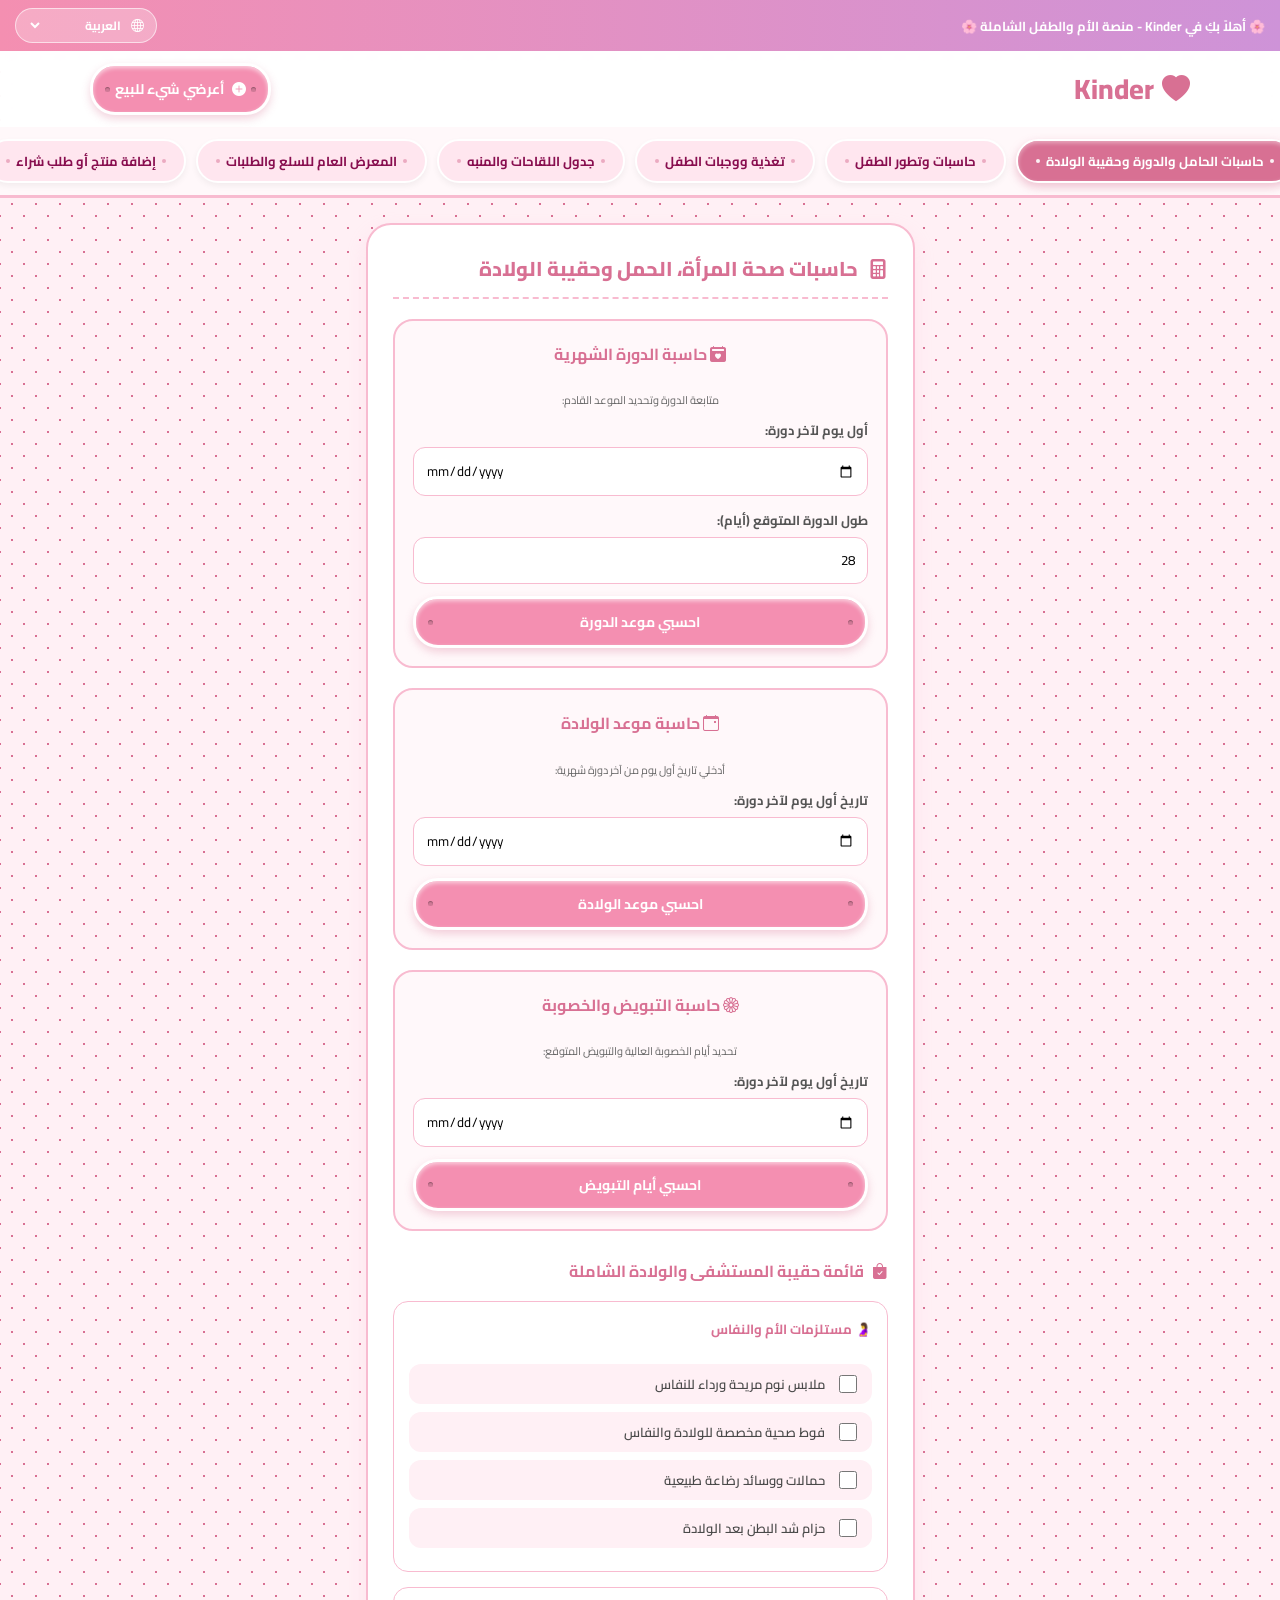
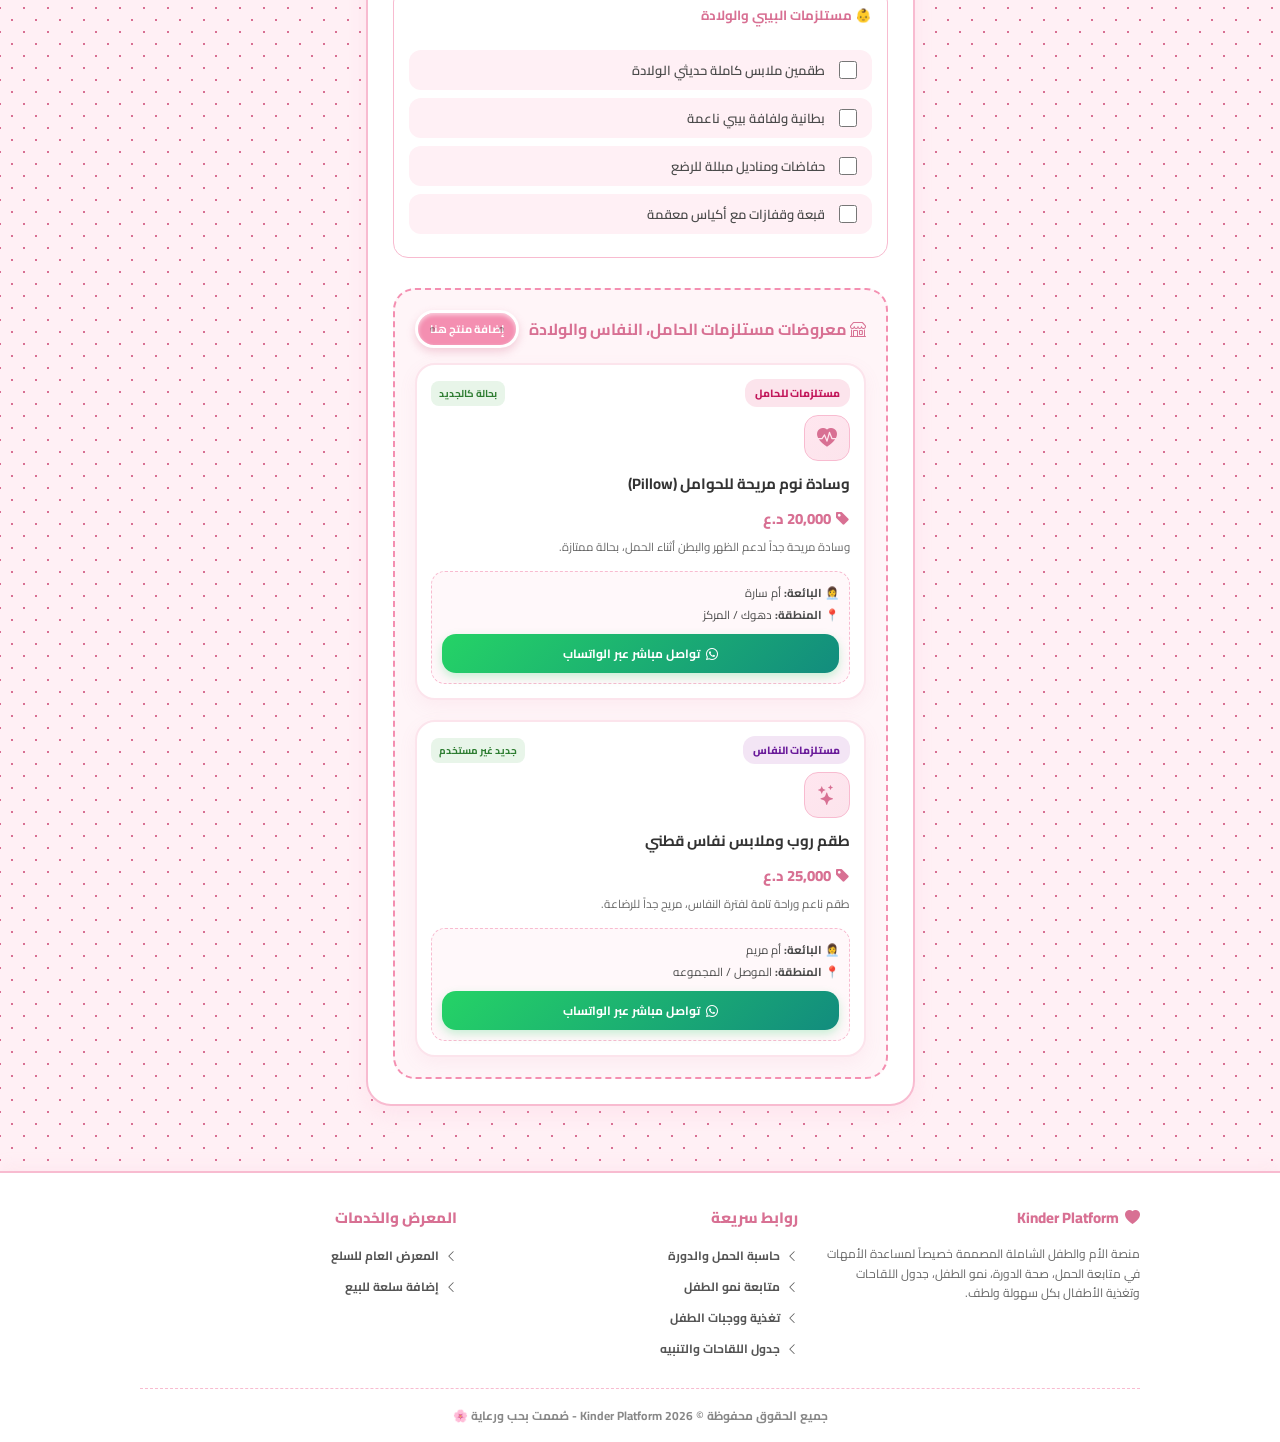
<file: index.html>
<!DOCTYPE html>
<html lang="ar" dir="rtl">
<head>
    <meta charset="UTF-8">
    <meta name="viewport" content="width=device-width, initial-scale=1.0">
    <title>Kinder | منصة الأم والطفل الشاملة</title>
    <link href="https://fonts.googleapis.com/css2?family=Cairo:wght@400;600;700;800&display=swap" rel="stylesheet">
    <link rel="stylesheet" href="https://cdn.jsdelivr.net/npm/bootstrap-icons@1.11.3/font/bootstrap-icons.min.css">
    
    <style>
        :root {
            --primary-pink: #f7aef8;
            --primary-dark: #d87093;
            --btn-pink: #f48fb1;
            --btn-cream: #fce4ec;
            --card-bg: #ffffff;
            --text-main: #4a4a4a;
            --border-color: #f8bbd0;
        }

        body {
            background-color: #fff0f5;
            background-image: radial-gradient(#d87093 0.8px, transparent 0.8px), radial-gradient(#d87093 0.8px, #fff0f5 0.8px);
            background-size: 24px 24px;
            background-position: 0 0, 12px 12px;
            color: var(--text-main);
            font-family: 'Cairo', sans-serif;
            margin: 0; padding: 0;
            display: flex; flex-direction: column; min-height: 100vh;
        }

        .top-banner {
            background: linear-gradient(90deg, #f48fb1, #ce93d8);
            color: white; padding: 8px 15px; font-size: 13px; font-weight: 700;
            display: flex; justify-content: space-between; align-items: center;
            box-shadow: 0 2px 5px rgba(0,0,0,0.05);
        }

        .lang-picker-box {
            display: flex; align-items: center; gap: 6px;
            background: rgba(255, 255, 255, 0.25);
            padding: 4px 12px; border-radius: 20px; border: 1px solid rgba(255, 255, 255, 0.6);
        }

        .lang-select {
            background: transparent; color: white; border: none;
            font-size: 12px; font-family: 'Cairo', sans-serif; font-weight: 700; outline: none; cursor: pointer;
        }
        .lang-select option { color: #333; background: white; }

        header {
            background: rgba(255, 255, 255, 0.95);
            backdrop-filter: blur(6px);
            border-bottom: 2px solid var(--border-color);
            position: sticky; top: 0; z-index: 1000;
        }

        .header-container {
            max-width: 1100px; margin: 0 auto; padding: 12px 20px;
            display: flex; align-items: center; justify-content: space-between; gap: 15px; flex-wrap: wrap;
        }

        .brand-logo { font-size: 28px; font-weight: 800; color: var(--primary-dark); text-decoration: none; display: flex; align-items: center; gap: 8px; }

        .sewing-btn {
            position: relative;
            display: inline-flex; align-items: center; justify-content: center; gap: 8px;
            padding: 10px 22px; border-radius: 25px;
            background: var(--btn-pink); color: white;
            font-weight: 700; font-size: 14px; font-family: 'Cairo', sans-serif;
            border: 3px solid #ffffff;
            box-shadow: inset 0 2px 4px rgba(255,255,255,0.6), 0 4px 8px rgba(216, 112, 147, 0.3);
            cursor: pointer; transition: all 0.2s ease; outline: none; text-decoration: none;
        }

        .sewing-btn::before, .sewing-btn::after {
            content: ''; position: absolute; width: 5px; height: 5px;
            background-color: rgba(0,0,0,0.15); border-radius: 50%;
            box-shadow: inset 0 1px 1px rgba(0,0,0,0.3);
        }
        .sewing-btn::before { left: 12px; }
        .sewing-btn::after { right: 12px; }

        .sewing-btn:hover {
            transform: translateY(-2px) scale(1.02);
            box-shadow: inset 0 2px 4px rgba(255,255,255,0.8), 0 6px 12px rgba(216, 112, 147, 0.4);
        }

        .main-nav {
            display: flex; gap: 10px; justify-content: center; background: #fff8fa; padding: 12px 10px;
            border-bottom: 1px solid var(--border-color); overflow-x: auto;
        }

        .nav-btn {
            position: relative;
            background: #ffe6ef; color: #880e4f;
            border: 2px solid #fff; border-radius: 22px;
            padding: 8px 18px; font-size: 13px; font-weight: 700; font-family: 'Cairo', sans-serif;
            cursor: pointer; white-space: nowrap; transition: 0.2s;
            box-shadow: 0 3px 6px rgba(0,0,0,0.05);
            display: flex; align-items: center; gap: 6px;
        }

        .nav-btn::before, .nav-btn::after {
            content: ''; display: inline-block; width: 4px; height: 4px;
            background-color: #d87093; border-radius: 50%; opacity: 0.5;
        }

        .nav-btn.active, .nav-btn:hover {
            background: var(--primary-dark); color: white;
            box-shadow: inset 0 2px 4px rgba(255,255,255,0.4), 0 4px 10px rgba(216, 112, 147, 0.4);
        }
        .nav-btn.active::before, .nav-btn.active::after { background-color: white; opacity: 0.9; }

        .container { max-width: 980px; margin: 25px auto; padding: 0 15px; flex: 1; }

        .tab-content {
            display: none; background: var(--card-bg); border-radius: 25px; padding: 25px;
            border: 2px solid var(--border-color); box-shadow: 0 8px 20px rgba(248, 187, 208, 0.2);
            animation: fadeIn 0.3s ease-in-out;
        }
        .tab-content.active { display: block; }

        @keyframes fadeIn {
            from { opacity: 0; transform: translateY(6px); }
            to { opacity: 1; transform: translateY(0); }
        }

        .section-title {
            color: var(--primary-dark); font-size: 20px; font-weight: 800; margin-bottom: 20px;
            display: flex; align-items: center; gap: 10px; border-bottom: 2px dashed var(--border-color); padding-bottom: 10px;
        }

        .sub-title {
            color: var(--primary-dark); font-size: 16px; font-weight: 700; margin: 25px 0 15px 0;
            display: flex; align-items: center; gap: 8px;
        }

        .tools-grid { display: grid; grid-template-columns: repeat(auto-fill, minmax(280px, 1fr)); gap: 20px; }

        .tool-card {
            background: #fff8fa; border: 2px solid var(--border-color); border-radius: 20px;
            padding: 18px; text-align: center; transition: 0.2s; display: flex; flex-direction: column; justify-content: space-between;
        }

        .form-group { margin-bottom: 12px; text-align: right; }
        [dir="ltr"] .form-group { text-align: left; }
        
        .form-group label { display: block; font-size: 13px; font-weight: 700; margin-bottom: 5px; color: #555; }
        .form-group input, .form-group select, .form-group textarea {
            width: 100%; padding: 10px 12px; border-radius: 12px; border: 1.5px solid var(--border-color);
            outline: none; box-sizing: border-box; font-family: 'Cairo', sans-serif;
        }

        .result-box {
            background: #e8f5e9; color: #2e7d32; padding: 12px; border-radius: 12px;
            margin-top: 12px; font-weight: 700; font-size: 12px; display: none; line-height: 1.5;
        }

        /* شريط البحث المطور المائل والمميز */
        .search-bar-wrapper {
            position: relative; margin-bottom: 20px;
        }
        .search-bar-input {
            width: 100%; padding: 14px 45px 14px 20px; border-radius: 25px;
            border: 2px solid var(--btn-pink); background: #ffffff; font-size: 14px;
            font-family: 'Cairo', sans-serif; outline: none; box-sizing: border-box;
            box-shadow: 0 4px 12px rgba(248, 187, 208, 0.25);
        }
        .search-bar-icon {
            position: absolute; right: 18px; top: 50%; transform: translateY(-50%);
            font-size: 18px; color: var(--primary-dark);
        }
        [dir="ltr"] .search-bar-icon { right: auto; left: 18px; }
        [dir="ltr"] .search-bar-input { padding: 14px 20px 14px 45px; }

        /* أجهزة التصنيفات المصورة بأسلوب الصورة الأولى */
        .visual-cats-grid {
            display: grid; grid-template-columns: repeat(auto-fill, minmax(130px, 1fr)); gap: 12px; margin-bottom: 25px;
        }
        .v-cat-card {
            background: #ffffff; border: 2px solid var(--border-color); border-radius: 18px;
            padding: 12px 8px; text-align: center; cursor: pointer; transition: 0.2s;
            display: flex; flex-direction: column; align-items: center; gap: 6px;
        }
        .v-cat-card:hover { transform: translateY(-3px); border-color: var(--primary-dark); background: #fff5f8; }
        .v-cat-icon { font-size: 26px; color: var(--primary-dark); }
        .v-cat-title { font-size: 12px; font-weight: 700; color: #333; }

        /* كروت المعروضات الاحترافية بحسب الصورة الثالثة */
        .market-section-box {
            background: #fff5f8; border: 2px dashed var(--btn-pink); border-radius: 22px; padding: 20px; margin-top: 30px;
        }

        .pro-item-card {
            background: #ffffff; border: 2px solid #fce4ec; border-radius: 20px; padding: 14px;
            box-shadow: 0 6px 18px rgba(216, 112, 147, 0.08); transition: all 0.25s ease-in-out;
            display: flex; flex-direction: column; justify-content: space-between; position: relative; overflow: hidden;
        }

        .pro-item-card:hover {
            transform: translateY(-4px); box-shadow: 0 10px 24px rgba(216, 112, 147, 0.18); border-color: var(--btn-pink);
        }

        .card-header-tags { display: flex; justify-content: space-between; align-items: center; margin-bottom: 8px; }

        .badge-tag { padding: 4px 10px; border-radius: 12px; font-size: 10.5px; font-weight: 800; }
        .tag-preg { background: #fce4ec; color: #c2185b; }
        .tag-postpartum { background: #f3e5f5; color: #6a1b9a; }
        .tag-birth { background: #e0f2f1; color: #00695c; }
        .tag-stroller { background: #e3f2fd; color: #1565c0; }
        .tag-wanted { background: #fff3e0; color: #e65100; border: 1px solid #ffe0b2; }

        .item-icon-avatar {
            width: 44px; height: 44px; border-radius: 14px; background: linear-gradient(135deg, #ffe6ef, #fce4ec);
            display: flex; align-items: center; justify-content: center; font-size: 20px; color: var(--primary-dark);
            margin-bottom: 8px; border: 1px solid var(--border-color);
        }

        .item-price-tag { font-size: 15px; font-weight: 800; color: var(--primary-dark); margin: 4px 0; display: flex; align-items: center; gap: 4px; }

        .seller-info-box { background: #fff8fa; border: 1.5px dashed var(--border-color); border-radius: 14px; padding: 10px; margin-top: 10px; font-size: 11.5px; }

        .whatsapp-btn {
            display: inline-flex; align-items: center; justify-content: center; gap: 6px;
            background: linear-gradient(135deg, #25d366, #128c7e); color: white; border: none;
            padding: 8px 14px; border-radius: 14px; font-weight: 700; font-size: 12px; text-decoration: none;
            margin-top: 8px; width: 100%; box-sizing: border-box; box-shadow: 0 4px 10px rgba(37, 211, 102, 0.25);
        }

        .checklist-item { display: flex; align-items: center; gap: 10px; padding: 8px 12px; background: #fff0f5; border-radius: 12px; margin-bottom: 8px; font-size: 13px; font-weight: 600; }
        .checklist-item input { width: 18px; height: 18px; accent-color: var(--primary-dark); cursor: pointer; }

        .vaccine-table { width:100%; border-collapse:collapse; font-size:13px; }
        .vaccine-table th, .vaccine-table td { padding: 10px 12px; border-bottom: 1px solid var(--border-color); }
        .vaccine-table th { background: #f8bbd0; color: white; }

        footer { background: #ffffff; border-top: 2px solid var(--border-color); margin-top: 40px; padding: 30px 20px 15px 20px; box-shadow: 0 -4px 15px rgba(248, 187, 208, 0.15); }
        .footer-content { max-width: 1000px; margin: 0 auto; display: grid; grid-template-columns: repeat(auto-fit, minmax(220px, 1fr)); gap: 25px; padding-bottom: 20px; border-bottom: 1px dashed var(--border-color); }
        .footer-col h5 { color: var(--primary-dark); font-size: 15px; font-weight: 800; margin-top: 0; margin-bottom: 12px; display: flex; align-items: center; gap: 6px; }
        .footer-col p { font-size: 12px; color: #666; line-height: 1.6; margin: 0; }
        .footer-links { list-style: none; padding: 0; margin: 0; }
        .footer-links li { margin-bottom: 8px; }
        .footer-links a { color: #555; text-decoration: none; font-size: 12px; font-weight: 700; transition: 0.2s; display: flex; align-items: center; gap: 6px; }
        .footer-links a:hover { color: var(--primary-dark); transform: translateX(-3px); }
        .footer-bottom { text-align: center; padding-top: 15px; font-size: 12px; color: #888; font-weight: 700; }
    </style>
</head>
<body>

    <div class="top-banner">
        <span id="txt-welcome">🌸 أهلاً بكِ في Kinder - منصة الأم والطفل الشاملة 🌸</span>
        <div class="lang-picker-box">
            <i class="bi bi-globe"></i>
            <select class="lang-select" id="langSelect" onchange="changeLanguage(this.value)">
                <option value="ar">العربية</option>
                <option value="ku">Kurdî (الكردية)</option>
                <option value="en">English</option>
            </select>
        </div>
    </div>

    <header>
        <div class="header-container">
            <a href="#" class="brand-logo" onclick="openTab('calculatorsTab')"><i class="bi bi-heart-fill"></i> Kinder</a>
            
            <div style="display:flex; gap:8px;">
                <button class="sewing-btn" onclick="openTab('sellFormTab')">
                    <i class="bi bi-plus-circle-fill"></i> <span id="txt-sellBtnTop">أعرضي شيء للبيع</span>
                </button>
            </div>
        </div>

        <nav class="main-nav">
            <button class="nav-btn active" id="btn-calculatorsTab" onclick="openTab('calculatorsTab')"><span id="nav-1">حاسبات الحامل والدورة وحقيبة الولادة</span></button>
            <button class="nav-btn" id="btn-babyToolsTab" onclick="openTab('babyToolsTab')"><span id="nav-2">حاسبات وتطور الطفل</span></button>
            <button class="nav-btn" id="btn-babyFoodTab" onclick="openTab('babyFoodTab')"><span id="nav-food">تغذية ووجبات الطفل</span></button>
            <button class="nav-btn" id="btn-vaccinesTab" onclick="openTab('vaccinesTab')"><span id="nav-3">جدول اللقاحات والمنبه</span></button>
            <button class="nav-btn" id="btn-usedMarketTab" onclick="openTab('usedMarketTab')"><span id="nav-4">المعرض العام للسلع والطلبات</span></button>
            <button class="nav-btn" id="btn-sellFormTab" onclick="openTab('sellFormTab')"><span id="nav-5">إضافة منتج أو طلب شراء</span></button>
        </nav>
    </header>

    <div class="container">

        <!-- 1. قسم صحة الحامل والدورة وحقيبة الولادة -->
        <section id="calculatorsTab" class="tab-content active">
            <div class="section-title"><i class="bi bi-calculator-fill"></i> <span id="title-preg">حاسبات صحة المرأة، الحمل وحقيبة الولادة</span></div>
            
            <div class="tools-grid">
                <div class="tool-card">
                    <div>
                        <h4 style="color:var(--primary-dark); margin-top:0;"><i class="bi bi-calendar2-heart-fill"></i> <span id="c0-title">حاسبة الدورة الشهرية</span></h4>
                        <p style="font-size:11px; color:#666; margin:8px 0;" id="c0-sub">متابعة الدورة وتحديد الموعد القادم:</p>
                        <div class="form-group">
                            <label id="lbl-c0-date">أول يوم لآخر دورة:</label>
                            <input type="date" id="periodStartDate">
                        </div>
                        <div class="form-group">
                            <label id="lbl-c0-days">طول الدورة المتوقع (أيام):</label>
                            <input type="number" id="periodCycleDays" value="28" placeholder="28">
                        </div>
                    </div>
                    <div>
                        <button class="sewing-btn" style="width:100%; justify-content:center;" onclick="calcPeriod()"><span id="c0-btn">احسبي موعد الدورة</span></button>
                        <div class="result-box" id="periodResult"></div>
                    </div>
                </div>

                <div class="tool-card">
                    <div>
                        <h4 style="color:var(--primary-dark); margin-top:0;"><i class="bi bi-calendar-event"></i> <span id="c1-title">حاسبة موعد الولادة</span></h4>
                        <p style="font-size:11px; color:#666; margin:8px 0;" id="c1-sub">أدخلي تاريخ أول يوم من آخر دورة شهرية:</p>
                        <div class="form-group">
                            <label id="lbl-c1-date">تاريخ أول يوم لآخر دورة:</label>
                            <input type="date" id="lastPeriodDate">
                        </div>
                    </div>
                    <div>
                        <button class="sewing-btn" style="width:100%; justify-content:center;" onclick="calcPregnancy()"><span id="c1-btn">احسبي موعد الولادة</span></button>
                        <div class="result-box" id="pregResult"></div>
                    </div>
                </div>

                <div class="tool-card">
                    <div>
                        <h4 style="color:var(--primary-dark); margin-top:0;"><i class="bi bi-flower1"></i> <span id="c2-title">حاسبة التبويض والخصوبة</span></h4>
                        <p style="font-size:11px; color:#666; margin:8px 0;" id="c2-sub">تحديد أيام الخصوبة العالية والتبويض المتوقع:</p>
                        <div class="form-group">
                            <label id="lbl-c2-date">تاريخ أول يوم لآخر دورة:</label>
                            <input type="date" id="ovulationDate">
                        </div>
                    </div>
                    <div>
                        <button class="sewing-btn" style="width:100%; justify-content:center;" onclick="calcOvulation()"><span id="c2-btn">احسبي أيام التبويض</span></button>
                        <div class="result-box" id="ovulationResult"></div>
                    </div>
                </div>
            </div>

            <div class="sub-title"><i class="bi bi-bag-check-fill"></i> <span id="bag-title">قائمة حقيبة المستشفى والولادة الشاملة</span></div>
            <div style="display:grid; grid-template-columns: repeat(auto-fill, minmax(280px, 1fr)); gap:15px;">
                <div style="background:#fff; padding:15px; border-radius:15px; border:1px solid var(--border-color);">
                    <h5 style="color:var(--primary-dark); margin-top:0;">🤰 <span id="bag-mother">مستلزمات الأم والنفاس</span></h5>
                    <div class="checklist-item"><input type="checkbox"> <span id="bm1">ملابس نوم مريحة ورداء للنفاس</span></div>
                    <div class="checklist-item"><input type="checkbox"> <span id="bm2">فوط صحية مخصصة للولادة والنفاس</span></div>
                    <div class="checklist-item"><input type="checkbox"> <span id="bm3">حمالات ووسائد رضاعة طبيعية</span></div>
                    <div class="checklist-item"><input type="checkbox"> <span id="bm4">حزام شد البطن بعد الولادة</span></div>
                </div>
                <div style="background:#fff; padding:15px; border-radius:15px; border:1px solid var(--border-color);">
                    <h5 style="color:var(--primary-dark); margin-top:0;">👶 <span id="bag-baby">مستلزمات البيبي والولادة</span></h5>
                    <div class="checklist-item"><input type="checkbox"> <span id="bb1">طقمين ملابس كاملة حديثي الولادة</span></div>
                    <div class="checklist-item"><input type="checkbox"> <span id="bb2">بطانية ولفافة بيبي ناعمة</span></div>
                    <div class="checklist-item"><input type="checkbox"> <span id="bb3">حفاضات ومناديل مبللة للرضع</span></div>
                    <div class="checklist-item"><input type="checkbox"> <span id="bb4">قبعة وقفازات مع أكياس معقمة</span></div>
                </div>
            </div>

            <div class="market-section-box">
                <div style="display:flex; justify-content:space-between; align-items:center; margin-bottom:15px; flex-wrap:wrap; gap:10px;">
                    <h4 style="margin:0; color:var(--primary-dark);"><i class="bi bi-shop"></i> <span id="m-preg-title">معروضات مستلزمات الحامل، النفاس والولادة</span></h4>
                    <button class="sewing-btn" style="font-size:11px; padding:6px 12px;" onclick="openTab('sellFormTab')"><span id="m-add-btn">إضافة منتج هنا</span></button>
                </div>
                
                <div class="tools-grid" id="pregnancyItemsList">
                    <div class="pro-item-card" data-cat="pregnancy">
                        <div>
                            <div class="card-header-tags">
                                <span class="badge-tag tag-preg">مستلزمات للحامل</span>
                                <span style="background:#e8f5e9; color:#2e7d32; padding:3px 8px; border-radius:8px; font-size:10px; font-weight:700;">بحالة كالجديد</span>
                            </div>
                            <div class="item-icon-avatar"><i class="bi bi-heart-pulse-fill"></i></div>
                            <h4 style="margin:4px 0 6px 0; font-size:15px; color:#333;">وسادة نوم مريحة للحوامل (Pillow)</h4>
                            <div class="item-price-tag"><i class="bi bi-tag-fill"></i> 20,000 د.ع</div>
                            <p style="font-size:11.5px; color:#666; margin:6px 0; line-height:1.4;">وسادة مريحة جداً لدعم الظهر والبطن أثناء الحمل، بحالة ممتازة.</p>
                        </div>
                        <div class="seller-info-box">
                            <div><strong>👩‍💼 البائعة:</strong> أم سارة</div>
                            <div><strong>📍 المنطقة:</strong> دهوك / المركز</div>
                            <a href="https://wa.me/9647500000000" target="_blank" class="whatsapp-btn"><i class="bi bi-whatsapp"></i> تواصل مباشر عبر الواتساب</a>
                        </div>
                    </div>

                    <div class="pro-item-card" data-cat="postpartum">
                        <div>
                            <div class="card-header-tags">
                                <span class="badge-tag tag-postpartum">مستلزمات النفاس</span>
                                <span style="background:#e8f5e9; color:#2e7d32; padding:3px 8px; border-radius:8px; font-size:10px; font-weight:700;">جديد غير مستخدم</span>
                            </div>
                            <div class="item-icon-avatar"><i class="bi bi-stars"></i></div>
                            <h4 style="margin:4px 0 6px 0; font-size:15px; color:#333;">طقم روب وملابس نفاس قطني</h4>
                            <div class="item-price-tag"><i class="bi bi-tag-fill"></i> 25,000 د.ع</div>
                            <p style="font-size:11.5px; color:#666; margin:6px 0; line-height:1.4;">طقم ناعم وراحة تامة لفترة النفاس، مريح جداً للرضاعة.</p>
                        </div>
                        <div class="seller-info-box">
                            <div><strong>👩‍💼 البائعة:</strong> أم مريم</div>
                            <div><strong>📍 المنطقة:</strong> الموصل / المجموعه</div>
                            <a href="https://wa.me/9647700000000" target="_blank" class="whatsapp-btn"><i class="bi bi-whatsapp"></i> تواصل مباشر عبر الواتساب</a>
                        </div>
                    </div>
                </div>
            </div>
        </section>

        <!-- 2. قسم حاسبات وتطور الطفل -->
        <section id="babyToolsTab" class="tab-content">
            <div class="section-title"><i class="bi bi-emoji-smile-fill"></i> <span id="title-baby">حاسبات عمر الطفل وتتبع النمو الطبيعي</span></div>
            
            <div class="tools-grid">
                <div class="tool-card">
                    <div>
                        <h4 style="color:var(--primary-dark); margin-top:0;"><i class="bi bi-balloon-fill"></i> <span id="bc1-title">حاسبة عمر الطفل الدقيقة</span></h4>
                        <div class="form-group">
                            <label id="bc1-sub">تاريخ ميلاد الطفل:</label>
                            <input type="date" id="babyBirthDate">
                        </div>
                    </div>
                    <div>
                        <button class="sewing-btn" style="width:100%; justify-content:center;" onclick="calcBabyAge()"><span id="bc1-btn">احسبي عمر طفلكِ</span></button>
                        <div class="result-box" id="babyAgeResult"></div>
                    </div>
                </div>

                <div class="tool-card">
                    <div>
                        <h4 style="color:var(--primary-dark); margin-top:0;"><i class="bi bi-speedometer"></i> <span id="growth-title">حاسبة الوزن والطول الطبيعي</span></h4>
                        <div class="form-group">
                            <label id="lbl-growth-age">عمر الطفل (بالأشهر):</label>
                            <input type="number" id="babyAgeMonths" placeholder="مثال: 6">
                        </div>
                        <div class="form-group">
                            <label id="lbl-growth-weight">الوزن الحالي (كغم):</label>
                            <input type="number" step="0.1" id="babyWeight" placeholder="مثال: 7.5">
                        </div>
                    </div>
                    <div>
                        <button class="sewing-btn" style="width:100%; justify-content:center;" onclick="calcGrowth()"><span id="btn-growth-calc">فحص معدل النمو</span></button>
                        <div class="result-box" id="growthResult"></div>
                    </div>
                </div>

                <div class="tool-card">
                    <div>
                        <h4 style="color:var(--primary-dark); margin-top:0;"><i class="bi bi-graph-up-arrow"></i> <span id="bc2-title">متابعة تطورات الطفل</span></h4>
                        <div class="form-group">
                            <label id="bc2-sub">اختر عمر الطفل الحالي:</label>
                            <select id="babyStageSelect" onchange="showBabyStage()">
                                <option value="">-- اختر العمر --</option>
                                <option value="1">من شهر إلى 3 أشهر</option>
                                <option value="2">من 4 إلى 6 أشهر</option>
                                <option value="3">من 7 إلى 9 أشهر</option>
                                <option value="4">من 10 إلى 12 شهر</option>
                            </select>
                        </div>
                    </div>
                    <div>
                        <div class="result-box" id="babyStageResult"></div>
                    </div>
                </div>
            </div>

            <div class="market-section-box">
                <div style="display:flex; justify-content:space-between; align-items:center; margin-bottom:15px;">
                    <h4 style="margin:0; color:var(--primary-dark);"><i class="bi bi-shop"></i> <span id="m-baby-title">مستلزمات وألعاب الأطفال المعروضة للبيع</span></h4>
                    <button class="sewing-btn" style="font-size:11px; padding:6px 12px;" onclick="openTab('sellFormTab')">إضافة منتج هنا</button>
                </div>
                <div class="tools-grid" id="babyItemsList">
                    <div class="pro-item-card" data-cat="strollers">
                        <div>
                            <div class="card-header-tags">
                                <span class="badge-tag tag-stroller">عربات ومقاعد</span>
                                <span style="background:#e8f5e9; color:#2e7d32; padding:3px 8px; border-radius:8px; font-size:10px; font-weight:700;">بحالة كالجديد</span>
                            </div>
                            <div class="item-icon-avatar"><i class="bi bi-scooter"></i></div>
                            <h4 style="margin:4px 0 6px 0; font-size:15px; color:#333;">عربة أطفال خفيفة قابلة للطي للسفر</h4>
                            <div class="item-price-tag"><i class="bi bi-tag-fill"></i> 45,000 د.ع</div>
                            <p style="font-size:11.5px; color:#666; margin:6px 0; line-height:1.4;">ماركة ممتازة خفيفة الوزن ومناسبة للرحلات والسفر.</p>
                        </div>
                        <div class="seller-info-box">
                            <div><strong>👩‍💼 البائعة:</strong> أم إيلين</div>
                            <div><strong>📍 المنطقة:</strong> الموصل / الزهور</div>
                            <a href="https://wa.me/9647700000000" target="_blank" class="whatsapp-btn"><i class="bi bi-whatsapp"></i> تواصل مباشر عبر الواتساب</a>
                        </div>
                    </div>
                </div>
            </div>
        </section>

        <!-- 3. قسم تغذية ووجبات الطفل -->
        <section id="babyFoodTab" class="tab-content">
            <div class="section-title"><i class="bi bi-apple"></i> <span id="food-title">جدول ودليل تغذية الطفل والوجبات الصلبة</span></div>
            
            <div style="overflow-x:auto;">
                <table class="vaccine-table">
                    <thead>
                        <tr>
                            <th id="ft-1">المرحلة العمرية</th>
                            <th id="ft-2">الأطعمة المسموحة والتوصيات</th>
                            <th id="ft-3">قوام الوجبة</th>
                            <th id="ft-4">ممنوعات مهمة ⚠️</th>
                        </tr>
                    </thead>
                    <tbody>
                        <tr>
                            <td><strong>من 0 إلى 6 أشهر</strong></td>
                            <td id="fd1">الرضاعة الطبيعية المطلقة أو الحليب الاصطناعي المخصص.</td>
                            <td>سائل تماماً</td>
                            <td id="fd2">يمنع إدخال أي طعام صلب أو ماء قبل تمام الشهر السادس.</td>
                        </tr>
                        <tr>
                            <td><strong>من 6 إلى 8 أشهر</strong></td>
                            <td id="fd3">خضار مهروسة (كوسة، جزر، بطاطا حلوة)، فواكه (تفاح، موز)، وسيريال الأرز.</td>
                            <td>مهروس ناعم جداً بدون تكتلات</td>
                            <td id="fd4">العسل، الملح، السكر، والحليب البقري التازج.</td>
                        </tr>
                        <tr>
                            <td><strong>من 9 إلى 11 شهر</strong></td>
                            <td id="fd5">صفار البيض، صفار الدجاج، دجاج مهروس، صفار الحبوب، والزبادي الكامل الدسم.</td>
                            <td>مهروس سميك / قطع صغيرة جداً لينة</td>
                            <td id="fd6">المكسرات الكاملة، العنب الكامل، والأطعمة القاسية لتجنب الاختناق.</td>
                        </tr>
                        <tr>
                            <td><strong>عمر سنة (12 شهر+)</strong></td>
                            <td id="fd7">طعام العائلة العادي (مع تخفيف الملح والتوابل)، بيض كامل، وحليب بقري كامل الدسم.</td>
                            <td>قطع طعام العائلة المقطعة طرياً</td>
                            <td id="fd8">الأطعمة المصنعة والسكريات المضافة والمشروبات الغازية.</td>
                        </tr>
                    </tbody>
                </table>
            </div>
        </section>

        <!-- 4. قسم جدول اللقاحات والمنبه -->
        <section id="vaccinesTab" class="tab-content">
            <div class="section-title"><i class="bi bi-shield-plus"></i> <span id="vac-title">جدول اللقاحات الكامل وأداة التنبيه</span></div>

            <div class="tool-card" style="margin-bottom: 25px; background: #fff5f8;">
                <h4 style="color:var(--primary-dark); margin-top:0;"><i class="bi bi-bell-fill"></i> <span id="vac-alarm-title">منبه مواعيد لقاحات طفلكِ</span></h4>
                <div style="display:grid; grid-template-columns: repeat(auto-fit, minmax(200px, 1fr)); gap:12px;">
                    <div class="form-group">
                        <label id="vac-date-lbl">تاريخ ميلاد الطفل:</label>
                        <input type="date" id="vacBabyBirth">
                    </div>
                    <div class="form-group">
                        <label id="vac-select-lbl">حدد الجرعة القادمة:</label>
                        <select id="vacStageSelect">
                            <option value="0">عند الولادة (حديث الولادة)</option>
                            <option value="2">لقاح عمر شهرين</option>
                            <option value="4">لقاح عمر 4 أشهر</option>
                            <option value="6">لقاح عمر 6 أشهر</option>
                            <option value="9">لقاح عمر 9 أشهر</option>
                            <option value="12">لقاح عمر سنة (12 شهر)</option>
                            <option value="18">لقاح عمر سنة ونصف (18 شهر)</option>
                            <option value="48">لقاح التنشيطي (4-6 سنوات)</option>
                        </select>
                    </div>
                </div>
                <button class="sewing-btn" style="width:100%; justify-content:center; margin-top:10px;" onclick="calculateVaccineDate()"><span id="vac-calc-btn">حساب موعد اللقاح القادم</span></button>
                <div class="result-box" id="vacResult"></div>
            </div>

            <h4 style="color:var(--primary-dark);"><i class="bi bi-list-check"></i> <span id="vac-table-head">الجدول الوطني المعتمد للقاحات الأطفال</span></h4>
            <div style="overflow-x:auto;">
                <table class="vaccine-table">
                    <thead>
                        <tr>
                            <th id="vt-1">العمر المستهدف</th>
                            <th id="vt-2">اسم اللقاح / التطعيم</th>
                            <th id="vt-3">طريقة الإعطاء</th>
                            <th id="vt-4">الأمراض المحمية منها</th>
                        </tr>
                    </thead>
                    <tbody>
                        <tr>
                            <td><strong>عند الولادة</strong></td>
                            <td>السل (BCG) + التهاب الكبد B + شلل الأطفال الفموي</td>
                            <td>حقن بالجلد / قطرات فموية</td>
                            <td>السل الرئوي، التهاب الكبد B، وشلل الأطفال</td>
                        </tr>
                        <tr>
                            <td><strong>عمر شهرين</strong></td>
                            <td>الخماسي (الجرعة 1) + شلل الأطفال + الروتا (الجرعة 1) + المكورات الرئوية</td>
                            <td>حقن بالعضل + قطرات فموية</td>
                            <td>الدفتيريا، الكزاز، السعال الديكي، الكبد B، الإنشولونزا، الروتا، والإسهال</td>
                        </tr>
                        <tr>
                            <td><strong>عمر 4 أشهر</strong></td>
                            <td>الخماسي (الجرعة 2) + شلل الأطفال + الروتا (الجرعة 2) + المكورات الرئوية</td>
                            <td>حقن بالعضل + قطرات فموية</td>
                            <td>تعزيز الجرعة الأولى للوقاية الشاملة</td>
                        </tr>
                        <tr>
                            <td><strong>عمر 6 أشهر</strong></td>
                            <td>الخماسي (الجرعة 3) + شلل الأطفال (الجرعة 3)</td>
                            <td>حقن بالعضل + قطرات فموية</td>
                            <td>إكمال السلسلة الأساسية للجرعات الأولى</td>
                        </tr>
                        <tr>
                            <td><strong>عمر 9 أشهر</strong></td>
                            <td>لقاح الحصبة المفردة + فيتامين (أ)</td>
                            <td>حقن تحت الجلد / قطرات</td>
                            <td>الحصبة وتقوية المناعة والنظر</td>
                        </tr>
                        <tr>
                            <td><strong>عمر 12 شهر (سنة)</strong></td>
                            <td>لقاح الحصبة المختلطة (MMR) + المكورات الرئوية</td>
                            <td>حقن تحت الجلد</td>
                            <td>الحصبة، النكاف، والحصبة الألمانية</td>
                        </tr>
                        <tr>
                            <td><strong>عمر 18 شهر (سنة ونصف)</strong></td>
                            <td>الجرعة المنشطة الأولى (ثلاثي لا خلوي + شلل أطفال) + MMR 2</td>
                            <td>حقن بالعضل وتحت الجلد</td>
                            <td>تنشيط المناعة طويلة الأمد</td>
                        </tr>
                        <tr>
                            <td><strong>عمر 4 - 6 سنوات</strong></td>
                            <td>الجرعة المنشطة الثانية (الرباعي / الثلاثي) + شلل الأطفال</td>
                            <td>حقن بالعضل</td>
                            <td>الحماية قبل دخول المدرسة</td>
                        </tr>
                    </tbody>
                </table>
            </div>
        </section>

        <!-- 5. المعرض العام المطور مع شريط البحث والطلبات والمشاهد المصورة -->
        <section id="usedMarketTab" class="tab-content">
            <div class="section-title"><i class="bi bi-tag-fill"></i> <span id="m-all-title">المعرض العام للسلع والطلبات</span></div>
            
            <!-- شريط البحث المباشر السريع -->
            <div class="search-bar-wrapper">
                <i class="bi bi-search search-bar-icon"></i>
                <input type="text" class="search-bar-input" id="marketSearchInput" onkeyup="searchMarket()" placeholder="ابحثي عن عربة، ملابس، سرير، أو اسم منتج...">
            </div>

            <!-- كروت التصنيفات المرئية المصورة بأسلوب الصورة الأولى -->
            <div class="visual-cats-grid">
                <div class="v-cat-card" onclick="filterMarket('pregnancy')">
                    <i class="bi bi-heart-pulse v-cat-icon"></i>
                    <span class="v-cat-title">الحمل والنفاس</span>
                </div>
                <div class="v-cat-card" onclick="filterMarket('strollers')">
                    <i class="bi bi-scooter v-cat-icon"></i>
                    <span class="v-cat-title">عربات ومقاعد</span>
                </div>
                <div class="v-cat-card" onclick="filterMarket('clothes')">
                    <i class="bi bi-person-arms-up v-cat-icon"></i>
                    <span class="v-cat-title">ملابس وأحذية</span>
                </div>
                <div class="v-cat-card" onclick="filterMarket('toys')">
                    <i class="bi bi-controller v-cat-icon"></i>
                    <span class="v-cat-title">ألعاب ومستلزمات</span>
                </div>
                <div class="v-cat-card" onclick="filterMarket('wanted')">
                    <i class="bi bi-search-heart v-cat-icon"></i>
                    <span class="v-cat-title">طلبات شراء 🎯</span>
                </div>
            </div>

            <!-- أشرطة تصفية إضافية -->
            <div style="display:flex; gap:8px; margin-bottom:20px; overflow-x:auto; padding-bottom:10px;">
                <button class="sewing-btn" style="font-size:12px; padding:6px 14px;" onclick="filterMarket('all')">الكل</button>
                <button class="sewing-btn" style="font-size:12px; padding:6px 14px; background:#ce93d8;" onclick="filterMarket('pregnancy')">مستلزمات للحامل</button>
                <button class="sewing-btn" style="font-size:12px; padding:6px 14px; background:#ce93d8;" onclick="filterMarket('postpartum')">مستلزمات النفاس</button>
                <button class="sewing-btn" style="font-size:12px; padding:6px 14px; background:#ce93d8;" onclick="filterMarket('strollers')">عربات ومقاعد</button>
                <button class="sewing-btn" style="font-size:12px; padding:6px 14px; background:#e65100; color:white;" onclick="filterMarket('wanted')">قسم الطلبات المطلوبة 🎯</button>
            </div>

            <div class="tools-grid" id="allMarketItemsList">
                <!-- طلب نموذج للسلع المطلوبة -->
                <div class="pro-item-card" data-cat="wanted">
                    <div>
                        <div class="card-header-tags">
                            <span class="badge-tag tag-wanted">مطلوب شراء 🎯</span>
                            <span style="background:#fff3e0; color:#e65100; padding:3px 8px; border-radius:8px; font-size:10px; font-weight:700;">طلب أم</span>
                        </div>
                        <div class="item-icon-avatar"><i class="bi bi-question-circle-fill"></i></div>
                        <h4 style="margin:4px 0 6px 0; font-size:15px; color:#333;">مطلوب عربة أطفال خفيفة للسفر بحالة ممتازة</h4>
                        <div class="item-price-tag"><i class="bi bi-wallet2"></i> السعر الميزانية: حسب الاتفاق</div>
                        <p style="font-size:11.5px; color:#666; margin:6px 0; line-height:1.4;">أبحث عن عربة أطفال تكون سهلة الطي وخفيفة في دهوك، يرجى التواصل إذا توفرت.</p>
                    </div>
                    <div class="seller-info-box">
                        <div><strong>👩‍💼 صاحب الطلب:</strong> أم جيهان</div>
                        <div><strong>📍 المنطقة:</strong> دهوك / فايدة</div>
                        <a href="https://wa.me/9647500000000" target="_blank" class="whatsapp-btn"><i class="bi bi-whatsapp"></i> تواصل مع صاحبة الطلب</a>
                    </div>
                </div>
            </div>
        </section>

        <!-- 6. قسم إضافة منتج للبيع أو طلب شراء جديد -->
        <section id="sellFormTab" class="tab-content">
            <div class="section-title"><i class="bi bi-shop"></i> <span id="form-head">أعلني عن منتج للبيع أو اطلبي سلعة تبحثين عنها</span></div>
            <form onsubmit="postItemForSale(event)">
                <div style="display:grid; grid-template-columns: 1fr 1fr; gap:15px;">
                    <div class="form-group">
                        <label id="lbl-type">نوع الإعلان *</label>
                        <select id="sellType" required onchange="toggleFormType(this.value)">
                            <option value="offer">إعلان بيع منتج (عندي سلعة للبيع)</option>
                            <option value="wanted">طلب شراء (أبحث عن سلعة أريد شراءها)</option>
                        </select>
                    </div>
                    <div class="form-group">
                        <label id="lbl-title">اسم السلعة / المنتج *</label>
                        <input type="text" id="sellTitle" required placeholder="مثال: وسادة حمل / مطلوب عربة أطفال">
                    </div>
                </div>

                <div style="display:grid; grid-template-columns: 1fr 1fr; gap:15px;">
                    <div class="form-group">
                        <label id="lbl-cat">تصنيف السلعة *</label>
                        <select id="sellCategory" required>
                            <option value="pregnancy">مستلزمات الحامل</option>
                            <option value="postpartum">مستلزمات النفاس</option>
                            <option value="birth">مستلزمات وتجهيز الولادة</option>
                            <option value="strollers">عربات، كارسيت ومقاعد</option>
                            <option value="clothes">ملابس وأحذية بيبي وأطفال</option>
                            <option value="toys">ألعاب ومستلزمات تعليمية</option>
                        </select>
                    </div>
                    <div class="form-group">
                        <label id="lbl-price">السعر / الميزانية المتوقعة (دينار) *</label>
                        <input type="number" id="sellPrice" required placeholder="مثال: 25000">
                    </div>
                </div>

                <div class="form-group" id="condGroup">
                    <label id="lbl-cond">حالة المنتج *</label>
                    <select id="sellCondition">
                        <option value="مستعمل بحالة كالجديد">مستعمل بحالة كالجديد</option>
                        <option value="جديد غير مستخدم">جديد غير مستخدم</option>
                        <option value="مستعمل بحالة جيدة">مستعمل بحالة جيدة</option>
                    </select>
                </div>

                <div style="background:#fff0f5; padding:15px; border-radius:15px; border:1px dashed var(--border-color); margin-bottom:15px;">
                    <h5 style="margin:0 0 10px 0; color:var(--primary-dark);"><i class="bi bi-person-lines-fill"></i> معلومات صاحب الإعلان والتواصل</h5>
                    <div style="display:grid; grid-template-columns: repeat(auto-fit, minmax(200px, 1fr)); gap:12px;">
                        <div class="form-group" style="margin:0;">
                            <label id="lbl-seller-name">الاسم / الكنية *</label>
                            <input type="text" id="sellerName" required placeholder="مثال: أم سارة">
                        </div>
                        <div class="form-group" style="margin:0;">
                            <label id="lbl-seller-phone">رقم الهاتف / الواتساب *</label>
                            <input type="tel" id="sellerPhone" required placeholder="07XXXXXXXXX">
                        </div>
                        <div class="form-group" style="margin:0;">
                            <label id="lbl-seller-city">المحافظة / المنطقة *</label>
                            <input type="text" id="sellerCity" required placeholder="مثال: دهوك / فايدة">
                        </div>
                    </div>
                </div>

                <div class="form-group">
                    <label id="lbl-desc">وصف المنتج أو تفاصيل السلعة المطلوبة</label>
                    <textarea id="sellDesc" rows="3" placeholder="اكتبي تفاصيل السلعة أو مواصفات الشيء الذي تبحثين عنه..."></textarea>
                </div>
                <button type="submit" class="sewing-btn" style="width:100%; justify-content:center;"><span id="lbl-submit">نشر الإعلان فوراً ✨</span></button>
            </form>
        </section>

    </div>

    <footer>
        <div class="footer-content">
            <div class="footer-col">
                <h5><i class="bi bi-heart-fill"></i> Kinder Platform</h5>
                <p id="ft-desc">منصة الأم والطفل الشاملة المصممة خصيصاً لمساعدة الأمهات في متابعة الحمل، صحة الدورة، نمو الطفل، جدول اللقاحات وتغذية الأطفال بكل سهولة ولطف.</p>
            </div>
            
            <div class="footer-col">
                <h5 id="ft-quick">روابط سريعة</h5>
                <ul class="footer-links">
                    <li><a href="#" onclick="openTab('calculatorsTab')"><i class="bi bi-chevron-left"></i> <span id="fl-1">حاسبة الحمل والدورة</span></a></li>
                    <li><a href="#" onclick="openTab('babyToolsTab')"><i class="bi bi-chevron-left"></i> <span id="fl-2">متابعة نمو الطفل</span></a></li>
                    <li><a href="#" onclick="openTab('babyFoodTab')"><i class="bi bi-chevron-left"></i> <span id="fl-3">تغذية ووجبات الطفل</span></a></li>
                    <li><a href="#" onclick="openTab('vaccinesTab')"><i class="bi bi-chevron-left"></i> <span id="fl-4">جدول اللقاحات والتنبيه</span></a></li>
                </ul>
            </div>

            <div class="footer-col">
                <h5 id="ft-market">المعرض والخدمات</h5>
                <ul class="footer-links">
                    <li><a href="#" onclick="openTab('usedMarketTab')"><i class="bi bi-chevron-left"></i> <span id="fl-5">المعرض العام للسلع</span></a></li>
                    <li><a href="#" onclick="openTab('sellFormTab')"><i class="bi bi-chevron-left"></i> <span id="fl-6">إضافة سلعة للبيع</span></a></li>
                </ul>
            </div>
        </div>

        <div class="footer-bottom">
            <span id="ft-copy">جميع الحقوق محفوظة © Kinder Platform 2026 - صُممت بحب ورعاية 🌸</span>
        </div>
    </footer>

    <script>
        const translations = {
            ar: {
                welcome: "🌸 أهلاً بكِ في Kinder - منصة الأم والطفل الشاملة 🌸",
                sellBtnTop: "أعرضي شيء للبيع",
                nav1: "حاسبات الحامل والدورة وحقيبة الولادة", nav2: "حاسبات وتطور الطفل", navFood: "تغذية ووجبات الطفل", nav3: "جدول اللقاحات والمنبه", nav4: "المعرض العام للسلع والطلبات", nav5: "إضافة منتج أو طلب شراء",
                titlePreg: "حاسبات صحة المرأة، الحمل وحقيبة الولادة",
                c0Title: "حاسبة الدورة الشهرية", c0Sub: "متابعة الدورة وتحديد الموعد القادم:", c0Btn: "احسبي موعد الدورة",
                lblC0Date: "أول يوم لآخر دورة:", lblC0Days: "طول الدورة المتوقع (أيام):",
                c1Title: "حاسبة موعد الولادة", c1Sub: "أدخلي تاريخ أول يوم من آخر دورة شهرية:", c1Btn: "احسبي موعد الولادة", lblC1Date: "تاريخ أول يوم لآخر دورة:",
                c2Title: "حاسبة التبويض والخصوبة", c2Sub: "تحديد أيام الخصوبة العالية والتبويض المتوقع:", c2Btn: "احسبي أيام التبويض", lblC2Date: "تاريخ أول يوم لآخر دورة:",
                bagTitle: "قائمة حقيبة المستشفى والولادة الشاملة", bagMother: "مستلزمات الأم والنفاس", bagBaby: "مستلزمات البيبي والولادة",
                bm1: "ملابس نوم مريحة ورداء للنفاس", bm2: "فوط صحية مخصصة للولادة والنفاس", bm3: "حمالات ووسائد رضاعة طبيعية", bm4: "حزام شد البطن بعد الولادة",
                bb1: "طقمين ملابس كاملة حديثي الولادة", bb2: "بطانية ولفافة بيبي ناعمة", bb3: "حفاضات ومناديل مبللة للرضع", bb4: "قبعة وقفازات مع أكياس معقمة",
                titleBaby: "حاسبات عمر الطفل وتتبع النمو الطبيعي", bc1Title: "حاسبة عمر الطفل الدقيقة", bc1Sub: "تاريخ ميلاد الطفل:", bc1Btn: "احسبي عمر طفلكِ",
                growthTitle: "حاسبة الوزن والطول الطبيعي", lblGrowthAge: "عمر الطفل (بالأشهر):", lblGrowthWeight: "الوزن الحالي (كغم):", btnGrowthCalc: "فحص معدل النمو",
                bc2Title: "متابعة تطورات الطفل", bc2Sub: "اختر عمر الطفل الحالي:",
                foodTitle: "جدول ودليل تغذية الطفل والوجبات الصلبة", ft1: "المرحلة العمرية", ft2: "الأطعمة المسموحة والتوصيات", ft3: "قوام الوجبة", ft4: "ممنوعات مهمة ⚠️",
                fd1: "الرضاعة الطبيعية المطلقة أو الحليب الاصطناعي المخصص.", fd2: "يمنع إدخال أي طعام صلب أو ماء قبل تمام الشهر السادس.",
                fd3: "خضار مهروسة (كوسة، جزر، بطاطا حلوة)، فواكه (تفاح، موز)، وسيريال الأرز.", fd4: "العسل، الملح، السكر، والحليب البقري التازج.",
                fd5: "صفار البيض، صفار الدجاج، دجاج مهروس، صفار الحبوب، والزبادي الكامل الدسم.", fd6: "المكسرات الكاملة، العنب الكامل، والأطعمة القاسية لتجنب الاختناق.",
                fd7: "طعام العائلة العادي (مع تخفيف الملح والتوابل)، بيض كامل، وحليب بقري كامل الدسم.", fd8: "الأطعمة المصنعة والسكريات المضافة والمشروبات الغازية.",
                vacTitle: "جدول اللقاحات الكامل وأداة التنبيه", vacAlarmTitle: "منبه مواعيد لقاحات طفلكِ",
                vacDateLbl: "تاريخ ميلاد الطفل:", vacSelectLbl: "حدد الجرعة القادمة:", vacCalcBtn: "حساب موعد اللقاح القادم",
                vacTableHead: "الجدول الوطني المعتمد للقاحات الأطفال", vt1: "العمر المستهدف", vt2: "اسم اللقاح / التطعيم", vt3: "طريقة الإعطاء", vt4: "الأمراض المحمية منها",
                mAllTitle: "المعرض العام للسلع والطلبات", formHead: "أعلني عن منتج للبيع أو اطلبي سلعة تبحثين عنها",
                lblTitle: "اسم السلعة / المنتج *", lblCat: "تصنيف السلعة *", lblPrice: "السعر المطلوبة (دينار) *", lblCond: "حالة المنتج *",
                lblSellerName: "الاسم / الكنية *", lblSellerPhone: "رقم الهاتف / الواتساب *", lblSellerCity: "المحافظة / المنطقة *", lblDesc: "وصف المنتج والتفاصيل الإضافية", lblSubmit: "نشر الإعلان فوراً ✨",
                ftDesc: "منصة الأم والطفل الشاملة المصممة خصيصاً لمساعدة الأمهات في متابعة الحمل، صحة الدورة، نمو الطفل، جدول اللقاحات وتغذية الأطفال بكل سهولة ولطف.",
                ftQuick: "روابط سريعة", fl1: "حاسبة الحمل والدورة", fl2: "متابعة نمو الطفل", fl3: "تغذية ووجبات الطفل", fl4: "جدول اللقاحات والتنبيه",
                ftMarket: "المعرض والخدمات", fl5: "المعرض العام للسلع", fl6: "إضافة سلعة للبيع",
                ftCopy: "جميع الحقوق محفوظة © Kinder Platform 2026 - صُممت بحب ورعاية 🌸",
                dir: "rtl"
            },
            ku: {
                welcome: "🌸 بێخێر بێن بۆ Kinder - پلاتفۆڕما دایک و زارۆکان 🌸",
                sellBtnTop: "تشته‌كی بفروشه",
                nav1: "حساباتا دووگیانیێ و سوڕا هەیڤانە", nav2: "گەشەکرنا زارۆکی", navFood: "خوارنا زارۆکی", nav3: "جەدولێ کوتانێ (ڤاکسین)", nav4: "پیشانگەها گشتی و داخوازى", nav5: "زێدەکرنا تشتان یان داخوازيا",
                titlePreg: "ساخلەمیا ئافرەتێ، دووگیانیێ و كيسکێ نەخۆشخانێ",
                c0Title: "حسابکرنا سوڕا هەیڤانە", c0Sub: "دیارکرنا ژڤانێ سوڕا بهێت:", c0Btn: "حساب بکه",
                lblC0Date: "ڕۆژا ئێکێ يا دوماهیک سوڕ:", lblC0Days: "درێژیا خولێ (ڕۆژ):",
                c1Title: "حسابکرنا دەمێ ژدایکبوونێ", c1Sub: "مێژووا ئێکەم ڕۆژا دوماهیک خولا هەیڤانە بنڤێسه:", c1Btn: "حساب بکه", lblC1Date: "مێژووا ئێکەم ڕۆژا دوماهیک خولێ:",
                c2Title: "حسابکرنا ڕۆژێن پیتاندنێ", c2Sub: "دیارکرنا ڕۆژێن پیتاندنێ:", c2Btn: "دیاربکه", lblC2Date: "مێژووا ئێکەم ڕۆژا دوماهیک خولێ:",
                bagTitle: "لیستا تشتێن پێدڤی بۆ نەخۆشخانێ", bagMother: "پێدڤیێن دایکێ و چلەیێ", bagBaby: "پێدڤیێن زارۆکی",
                bm1: "جلکێن نڤستنێ یێن ئارام", bm2: "کەرسەتێن تەندروستی یێن زایینێ", bm3: "سفنجکێن شیردانیێ", bm4: "قايشا توندکرنا زکی",
                bb1: "دوو قەمیس و پانتۆلێن زارۆکی", bb2: "بەرمۆرک و نڤینا نەرم", bb3: "حەفاضە و پەڕێن تەڕ", bb4: "کلاڤ و دەستكەش",
                titleBaby: "حسابکرنا تەمەنێ زارۆکی و گەشەکرنێ", bc1Title: "حسابکرنا تەمەنێ زارۆکی", bc1Sub: "مێژووا ژدایکبوونا زارۆکی:", bc1Btn: "حساب بکه",
                growthTitle: "حسابکرنا کێش و درێژیا ئاسایی", lblGrowthAge: "تەمەنێ زارۆکی (بەهەیڤ):", lblGrowthWeight: "کێشا نوکە (کگم):", btnGrowthCalc: "پشکنینا گەشەکرنێ",
                bc2Title: "دووڤچوونا گەشەکرنا زارۆکی", bc2Sub: "تەمەنێ زارۆکی هەلبژێره:",
                foodTitle: "جەدولێ خوارنا زارۆکی", ft1: "قۆناغا تەمەنی", ft2: "خوارنێن ڕێپێدای", ft3: "شێوازێ خوارنێ", ft4: "ڕێگریێن گرنگ ⚠️",
                fd1: "تنێ شیڕێ دایکێ یان شیڕێ قۆتیێ.", fd2: "هیچ خوارنەکا ڕەق و ئاڤ نا هێتە دان بەری شەش هەیڤی.",
                fd3: "شۆربا سەوزەیی یا نەرم، سێڤ و مۆز.", fd4: "هەنگڤین، خێ، شەکر، و شیڕێ چێلێ.",
                fd5: "زەردکا هێکێ، گوشتێ مریشکێ یێ هوورکرى، زەبادى.", fd6: "گوێز و باذەم، تری یێ تەمام دا زارۆک نەخنقیت.",
                fd7: "خوارنا ئاسایی یا مالێ (بێ خێ و بهارات).", fd8: "خوارنێن دەستکرد و شەکر و ڤەخوارنێن گازی.",
                vacTitle: "جەدولێ کوتانێ و ئاگەهدارکەر", vacAlarmTitle: "ئاگەهدارکەرا ژڤانێن کوتانێ",
                vacDateLbl: "مێژووا ژدایکبوونا زارۆکی:", vacSelectLbl: "ژڤانێ بهێت هەلبژێره:", vacCalcBtn: "حسابکرنا ژڤانی",
                vacTableHead: "جەدولێ نیشتمانی یێ کوتانا زارۆکان", vt1: "تەمەنێ مەبەست", vt2: "ناڤێ کوتانێ", vt3: "ڕێكا دانێ", vt4: "پاراستن ژ نەخۆشیان",
                mAllTitle: "پیشانگەها گشتی و داخوازى", formHead: "تشتێ خۆ بفروشه یان داخوازیەکێ بنڤێسه",
                lblTitle: "ناڤێ تشتی *", lblCat: "جۆرێ تشتی *", lblPrice: "بهرا خواستی (دينار) *", lblCond: "بارێ تشتی *",
                lblSellerName: "ناڤێ فروشەری *", lblSellerPhone: "ژمارا تەلەفۆنێ / واتساپ *", lblSellerCity: "باژێر / دەڤەر *", lblDesc: "ڕوونکرنێن زێدە", lblSubmit: "بلا بێته بەلاڤکرن ✨",
                ftDesc: "پلاتفۆڕما تەمام يا دایک و زارۆکی بۆ دووڤچوونا دووگیانیێ، گەشەکرنا زارۆکی، کوتان و خوارنێ ب شێوازەکێ ئاسان.",
                ftQuick: "بەشێن بلەز", fl1: "حسابکرنا دووگیانیێ", fl2: "گەشەکرنا زارۆکی", fl3: "خوارنا زارۆکی", fl4: "جەدولێ کوتانێ",
                ftMarket: "پیشانگەهـ", fl5: "پیشانگەها گشتی", fl6: "زێدەکرنا تشتی",
                ftCopy: "هەمی ماف پاراستينە © Kinder Platform 2026 - ب حەز و خەمخۆری هاتیە چێکرن 🌸",
                dir: "rtl"
            },
            en: {
                welcome: "🌸 Welcome to Kinder - Mother & Baby Platform 🌸",
                sellBtnTop: "Sell an Item",
                nav1: "Pregnancy, Period & Hospital Bag", nav2: "Baby Growth & Calculators", navFood: "Baby Nutrition & Food", nav3: "Vaccination & Alarm", nav4: "Marketplace & Requests", nav5: "Add Product or Request",
                titlePreg: "Women's Health, Pregnancy & Hospital Bag",
                c0Title: "Period Tracker", c0Sub: "Track cycle and next expected date:", c0Btn: "Calculate Period",
                lblC0Date: "First day of last period:", lblC0Days: "Expected cycle length (days):",
                c1Title: "Due Date Calculator", c1Sub: "Enter first day of your last period:", c1Btn: "Calculate Due Date", lblC1Date: "First day of last period:",
                c2Title: "Ovulation Calculator", c2Sub: "Estimate your fertility days:", c2Btn: "Calculate Fertility", lblC2Date: "First day of last period:",
                bagTitle: "Hospital Bag Checklist", bagMother: "Mother & Postpartum Needs", bagBaby: "Baby & Delivery Needs",
                bm1: "Comfortable sleepwear & robe", bm2: "Maternity sanitary pads", bm3: "Nursing bras and pads", bm4: "Postpartum belly wrap",
                bb1: "Two full newborn outfits", bb2: "Soft baby blanket & swaddle", bb3: "Diapers and baby wet wipes", bb4: "Baby cap & mittens",
                titleBaby: "Baby Age & Growth Tracker", bc1Title: "Precise Baby Age Calculator", bc1Sub: "Baby's Birth Date:", bc1Btn: "Calculate Age",
                growthTitle: "Ideal Weight & Height Calculator", lblGrowthAge: "Baby Age (Months):", lblGrowthWeight: "Current Weight (kg):", btnGrowthCalc: "Check Growth Rate",
                bc2Title: "Developmental Milestones", bc2Sub: "Select current baby age:",
                foodTitle: "Baby Nutrition & Solid Food Guide", ft1: "Age Stage", ft2: "Allowed Foods & Recommendations", ft3: "Food Texture", ft4: "Important Restrictions ⚠️",
                fd1: "Exclusive breastfeeding or infant formula.", fd2: "No solid food or water before 6 months.",
                fd3: "Pureed vegetables (zucchini, carrots), fruits (apple, banana), rice cereal.", fd4: "Honey, salt, sugar, and fresh cow's milk.",
                fd5: "Egg yolk, pureed chicken, whole fat yogurt.", fd6: "Whole nuts, whole grapes to avoid choking hazard.",
                fd7: "Family meals (low salt/spices), whole eggs, full fat cow milk.", fd8: "Processed foods, added sugars, soft drinks.",
                vacTitle: "Complete Vaccine Schedule & Reminder", vacAlarmTitle: "Baby Vaccine Schedule Alarm",
                vacDateLbl: "Baby's Birth Date:", vacSelectLbl: "Select Next Dose:", vacCalcBtn: "Calculate Vaccine Date",
                vacTableHead: "National Child Immunization Schedule", vt1: "Target Age", vt2: "Vaccine Name", vt3: "Administration Route", vt4: "Protected Diseases",
                mAllTitle: "Marketplace & Requests", formHead: "List Item For Sale or Post a Request",
                lblTitle: "Item Name *", lblCat: "Category *", lblPrice: "Expected Price (IQD) *", lblCond: "Condition *",
                lblSellerName: "Name *", lblSellerPhone: "Phone / WhatsApp *", lblSellerCity: "City / Area *", lblDesc: "Description & Details", lblSubmit: "Post Now ✨",
                ftDesc: "Comprehensive Mother & Baby Platform designed to help mothers track pregnancy, period health, child growth, vaccines, and nutrition with ease.",
                ftQuick: "Quick Links", fl1: "Pregnancy & Period", fl2: "Baby Growth", fl3: "Baby Food", fl4: "Vaccine Schedule",
                ftMarket: "Market & Services", fl5: "General Marketplace", fl6: "Post New Item",
                ftCopy: "All Rights Reserved © Kinder Platform 2026 - Built with love 🌸",
                dir: "ltr"
            }
        };

        function changeLanguage(lang) {
            const t = translations[lang];
            document.dir = t.dir;

            document.getElementById('txt-welcome').innerText = t.welcome;
            document.getElementById('txt-sellBtnTop').innerText = t.sellBtnTop;
            document.getElementById('nav-1').innerText = t.nav1;
            document.getElementById('nav-2').innerText = t.nav2;
            document.getElementById('nav-food').innerText = t.navFood;
            document.getElementById('nav-3').innerText = t.nav3;
            document.getElementById('nav-4').innerText = t.nav4;
            document.getElementById('nav-5').innerText = t.nav5;

            document.getElementById('title-preg').innerText = t.titlePreg;
            document.getElementById('c0-title').innerText = t.c0Title;
            document.getElementById('c0-sub').innerText = t.c0Sub;
            document.getElementById('c0-btn').innerText = t.c0Btn;
            document.getElementById('lbl-c0-date').innerText = t.lblC0Date;
            document.getElementById('lbl-c0-days').innerText = t.lblC0Days;

            document.getElementById('c1-title').innerText = t.c1Title;
            document.getElementById('c1-sub').innerText = t.c1Sub;
            document.getElementById('c1-btn').innerText = t.c1Btn;
            document.getElementById('lbl-c1-date').innerText = t.lblC1Date;

            document.getElementById('c2-title').innerText = t.c2Title;
            document.getElementById('c2-sub').innerText = t.c2Sub;
            document.getElementById('c2-btn').innerText = t.c2Btn;
            document.getElementById('lbl-c2-date').innerText = t.lblC2Date;

            document.getElementById('bag-title').innerText = t.bagTitle;
            document.getElementById('bag-mother').innerText = t.bagMother;
            document.getElementById('bag-baby').innerText = t.bagBaby;
            document.getElementById('bm1').innerText = t.bm1; document.getElementById('bm2').innerText = t.bm2;
            document.getElementById('bm3').innerText = t.bm3; document.getElementById('bm4').innerText = t.bm4;
            document.getElementById('bb1').innerText = t.bb1; document.getElementById('bb2').innerText = t.bb2;
            document.getElementById('bb3').innerText = t.bb3; document.getElementById('bb4').innerText = t.bb4;

            document.getElementById('title-baby').innerText = t.titleBaby;
            document.getElementById('bc1-title').innerText = t.bc1Title;
            document.getElementById('bc1-sub').innerText = t.bc1Sub;
            document.getElementById('bc1-btn').innerText = t.bc1Btn;
            document.getElementById('growth-title').innerText = t.growthTitle;
            document.getElementById('lbl-growth-age').innerText = t.lblGrowthAge;
            document.getElementById('lbl-growth-weight').innerText = t.lblGrowthWeight;
            document.getElementById('btn-growth-calc').innerText = t.btnGrowthCalc;
            document.getElementById('bc2-title').innerText = t.bc2Title;
            document.getElementById('bc2-sub').innerText = t.bc2Sub;

            document.getElementById('food-title').innerText = t.foodTitle;
            document.getElementById('ft-1').innerText = t.ft1; document.getElementById('ft-2').innerText = t.ft2;
            document.getElementById('ft-3').innerText = t.ft3; document.getElementById('ft-4').innerText = t.ft4;
            document.getElementById('fd1').innerText = t.fd1; document.getElementById('fd2').innerText = t.fd2;
            document.getElementById('fd3').innerText = t.fd3; document.getElementById('fd4').innerText = t.fd4;
            document.getElementById('fd5').innerText = t.fd5; document.getElementById('fd6').innerText = t.fd6;
            document.getElementById('fd7').innerText = t.fd7; document.getElementById('fd8').innerText = t.fd8;

            document.getElementById('vac-title').innerText = t.vacTitle;
            document.getElementById('vac-alarm-title').innerText = t.vacAlarmTitle;
            document.getElementById('vac-date-lbl').innerText = t.vacDateLbl;
            document.getElementById('vac-select-lbl').innerText = t.vacSelectLbl;
            document.getElementById('vac-calc-btn').innerText = t.vacCalcBtn;
            document.getElementById('vac-table-head').innerText = t.vacTableHead;
            document.getElementById('vt-1').innerText = t.vt1; document.getElementById('vt-2').innerText = t.vt2;
            document.getElementById('vt-3').innerText = t.vt3; document.getElementById('vt-4').innerText = t.vt4;

            document.getElementById('m-all-title').innerText = t.mAllTitle;
            document.getElementById('form-head').innerText = t.formHead;
            document.getElementById('lbl-title').innerText = t.lblTitle;
            document.getElementById('lbl-cat').innerText = t.lblCat;
            document.getElementById('lbl-price').innerText = t.lblPrice;
            document.getElementById('lbl-cond').innerText = t.lblCond;
            document.getElementById('lbl-seller-name').innerText = t.lblSellerName;
            document.getElementById('lbl-seller-phone').innerText = t.lblSellerPhone;
            document.getElementById('lbl-seller-city').innerText = t.lblSellerCity;
            document.getElementById('lbl-desc').innerText = t.lblDesc;
            document.getElementById('lbl-submit').innerText = t.lblSubmit;

            document.getElementById('ft-desc').innerText = t.ftDesc;
            document.getElementById('ft-quick').innerText = t.ftQuick;
            document.getElementById('fl-1').innerText = t.fl1; document.getElementById('fl-2').innerText = t.fl2;
            document.getElementById('fl-3').innerText = t.fl3; document.getElementById('fl-4').innerText = t.fl4;
            document.getElementById('ft-market').innerText = t.ftMarket;
            document.getElementById('fl-5').innerText = t.fl5; document.getElementById('fl-6').innerText = t.fl6;
            document.getElementById('ft-copy').innerText = t.ftCopy;
        }

        function openTab(tabId) {
            const contents = document.querySelectorAll('.tab-content');
            contents.forEach(content => content.classList.remove('active'));

            const tabs = document.querySelectorAll('.nav-btn');
            tabs.forEach(tab => tab.classList.remove('active'));

            document.getElementById(tabId).classList.add('active');
            const activeBtn = document.getElementById('btn-' + tabId);
            if(activeBtn) activeBtn.classList.add('active');
            
            if(tabId === 'usedMarketTab') refreshAllMarket();
        }

        function toggleFormType(val) {
            const condGroup = document.getElementById('condGroup');
            if(val === 'wanted') {
                condGroup.style.display = 'none';
            } else {
                condGroup.style.display = 'block';
            }
        }

        function searchMarket() {
            const query = document.getElementById('marketSearchInput').value.toLowerCase();
            const cards = document.querySelectorAll('#allMarketItemsList .pro-item-card');
            
            cards.forEach(card => {
                const text = card.innerText.toLowerCase();
                if(text.includes(query)) {
                    card.style.display = 'flex';
                } else {
                    card.style.display = 'none';
                }
            });
        }

        function calcPeriod() {
            const dateVal = document.getElementById('periodStartDate').value;
            const cycleDays = parseInt(document.getElementById('periodCycleDays').value) || 28;
            if(!dateVal) return alert('الرجاء اختيار تاريخ الدورة الأخيرة!');
            
            let nextPeriod = new Date(dateVal);
            nextPeriod.setDate(nextPeriod.getDate() + cycleDays);
            
            let ovulationDay = new Date(nextPeriod);
            ovulationDay.setDate(ovulationDay.getDate() - 14);

            const res = document.getElementById('periodResult');
            res.style.display = 'block';
            res.innerHTML = `
                📅 <strong>موعد الدورة القادمة المتوقع:</strong> ${nextPeriod.toISOString().split('T')[0]} <br>
                ✨ <strong>يوم التبويض المتوقع:</strong> ${ovulationDay.toISOString().split('T')[0]}
            `;
        }

        function calcPregnancy() {
            const dateVal = document.getElementById('lastPeriodDate').value;
            if(!dateVal) return alert('الرجاء اختيار التاريخ!');
            let date = new Date(dateVal);
            date.setDate(date.getDate() + 280);
            const res = document.getElementById('pregResult');
            res.style.display = 'block';
            res.innerHTML = `🐣 موعد الولادة المتوقع بفضل الله: <strong>${date.toISOString().split('T')[0]}</strong>`;
        }

        function calcOvulation() {
            const dateVal = document.getElementById('ovulationDate').value;
            if(!dateVal) return alert('الرجاء اختيار التاريخ!');
            let start = new Date(dateVal);
            start.setDate(start.getDate() + 14);
            const res = document.getElementById('ovulationResult');
            res.style.display = 'block';
            res.innerHTML = `🌸 أكثر أيام التبويض المتوقعة هي: <strong>${start.toISOString().split('T')[0]}</strong>`;
        }

        function calcBabyAge() {
            const birthVal = document.getElementById('babyBirthDate').value;
            if(!birthVal) return alert('الرجاء اختيار التاريخ!');
            const birth = new Date(birthVal);
            const now = new Date();
            const diffDays = Math.ceil(Math.abs(now - birth) / (1000 * 60 * 60 * 24));
            const months = Math.floor(diffDays / 30);
            const res = document.getElementById('babyAgeResult');
            res.style.display = 'block';
            res.innerHTML = `👶 عمر طفلكِ المبارك: <strong>${months} شهر</strong> (${diffDays} يوم)`;
        }

        function calcGrowth() {
            const months = parseInt(document.getElementById('babyAgeMonths').value);
            const weight = parseFloat(document.getElementById('babyWeight').value);
            if(!months || !weight) return alert('يرجى أدخال العمر والوزن بشكل صحيح!');

            let minW = 3.3 + (months * 0.5);
            let maxW = 4.5 + (months * 0.6);
            
            const res = document.getElementById('growthResult');
            res.style.display = 'block';
            
            if(weight >= minW && weight <= maxW) {
                res.innerHTML = `✅ وزن طفلكِ (<strong>${weight} كغم</strong>) ضمن المعدل الطبيعي الممتاز لهذا العمر (${minW.toFixed(1)} - ${maxW.toFixed(1)} كغم).`;
            } else if(weight < minW) {
                res.innerHTML = `💡 وزن طفلكِ أقل من المعدل التقريبي (${minW.toFixed(1)} كغم). يفضل مراجعة طبيب الأطفال للتأكد من التغذية.`;
            } else {
                res.innerHTML = `✨ وزن طفلكِ أعلى من المعدل التقريبي الطبيعي (${maxW.toFixed(1)} كغم).`;
            }
        }

        function showBabyStage() {
            const val = document.getElementById('babyStageSelect').value;
            const res = document.getElementById('babyStageResult');
            res.style.display = 'block';
            if(val === '1') res.innerHTML = '✨ الابتسام للوالدين، متابعة الأجسام المتحركة، والاستجابة للأصوات.';
            else if(val === '2') res.innerHTML = '✨ التغلب على البطن، الضحك، ومسك الألعاب اللطيفة.';
            else if(val === '3') res.innerHTML = '✨ الجلوس بمفرده، الحبو (الزحف)، والتفاعل مع الاسم.';
            else if(val === '4') res.innerHTML = '✨ الوقوف، الخطوات الأولى، ونطق كلمات بسيطة.';
            else res.style.display = 'none';
        }

        function calculateVaccineDate() {
            const birthVal = document.getElementById('vacBabyBirth').value;
            const monthsToAdd = parseInt(document.getElementById('vacStageSelect').value);
            
            if(!birthVal) return alert('الرجاء اختيار تاريخ ميلاد الطفل لحساب موعد اللقاح!');
            
            let vDate = new Date(birthVal);
            vDate.setMonth(vDate.getMonth() + monthsToAdd);
            
            const res = document.getElementById('vacResult');
            res.style.display = 'block';
            res.innerHTML = `
                🔔 <strong>موعد اللقاح القادم المتوقع:</strong> ${vDate.toISOString().split('T')[0]} <br>
                <small>يرجى مراجعة المركز الصحي القريب في هذا التاريخ للحفاظ على صحة طفلكِ.</small>
            `;
        }

        function postItemForSale(e) {
            e.preventDefault();
            const type = document.getElementById('sellType').value;
            const title = document.getElementById('sellTitle').value;
            const category = document.getElementById('sellCategory').value;
            const price = document.getElementById('sellPrice').value;
            const condition = document.getElementById('sellCondition').value;
            const name = document.getElementById('sellerName').value;
            const phone = document.getElementById('sellerPhone').value;
            const city = document.getElementById('sellerCity').value;
            const desc = document.getElementById('sellDesc').value;

            let badgeClass = 'tag-preg';
            let badgeText = 'مستلزمات للحامل';
            let iconClass = 'bi-heart-pulse-fill';

            if(type === 'wanted') {
                badgeClass = 'tag-wanted';
                badgeText = 'مطلوب شراء 🎯';
                iconClass = 'bi-question-circle-fill';
            } else {
                if(category === 'postpartum') { badgeClass = 'tag-postpartum'; badgeText = 'مستلزمات النفاس'; iconClass = 'bi-stars'; }
                if(category === 'birth') { badgeClass = 'tag-birth'; badgeText = 'مستلزمات الولادة'; iconClass = 'bi-box-seam-fill'; }
                if(category === 'strollers') { badgeClass = 'tag-stroller'; badgeText = 'عربات ومقاعد'; iconClass = 'bi-scooter'; }
            }

            let cleanPhone = phone.replace(/[^0-9]/g, '');
            if(cleanPhone.startsWith('07')) cleanPhone = '964' + cleanPhone.substring(1);

            const cardHtml = `
                <div class="pro-item-card" data-cat="${type === 'wanted' ? 'wanted' : category}">
                    <div>
                        <div class="card-header-tags">
                            <span class="badge-tag ${badgeClass}">${badgeText}</span>
                            <span style="background:#e8f5e9; color:#2e7d32; padding:3px 8px; border-radius:8px; font-size:10px; font-weight:700;">${type === 'wanted' ? 'طلب جديد' : condition}</span>
                        </div>
                        <div class="item-icon-avatar"><i class="bi ${iconClass}"></i></div>
                        <h4 style="margin:4px 0 6px 0; font-size:15px; color:#333;">${title}</h4>
                        <div class="item-price-tag"><i class="bi bi-tag-fill"></i> ${parseInt(price).toLocaleString()} د.ع</div>
                        <p style="font-size:11.5px; color:#666; margin:6px 0; line-height:1.4;">${desc}</p>
                    </div>
                    <div class="seller-info-box">
                        <div><strong>👩‍💼 ${type === 'wanted' ? 'صاحبة الطلب' : 'البائعة'}:</strong> ${name}</div>
                        <div><strong>📍 المنطقة:</strong> ${city}</div>
                        <a href="https://wa.me/${cleanPhone}" target="_blank" class="whatsapp-btn"><i class="bi bi-whatsapp"></i> تواصل مباشر عبر الواتساب</a>
                    </div>
                </div>
            `;

            if(type === 'wanted') {
                document.getElementById('allMarketItemsList').insertAdjacentHTML('afterbegin', cardHtml);
                openTab('usedMarketTab');
            } else if(category === 'pregnancy' || category === 'postpartum' || category === 'birth') {
                document.getElementById('pregnancyItemsList').insertAdjacentHTML('afterbegin', cardHtml);
                openTab('calculatorsTab');
            } else {
                document.getElementById('babyItemsList').insertAdjacentHTML('afterbegin', cardHtml);
                openTab('babyToolsTab');
            }

            alert('تم نشر الإعلان بنجاح وإضافته للمعرض!');
            e.target.reset();
        }

        function refreshAllMarket() {
            const pregItems = document.getElementById('pregnancyItemsList').innerHTML;
            const babyItems = document.getElementById('babyItemsList').innerHTML;
            const currentList = document.getElementById('allMarketItemsList').innerHTML;
            if(!currentList.includes('pro-item-card')) {
                document.getElementById('allMarketItemsList').innerHTML = currentList + pregItems + babyItems;
            }
        }

        function filterMarket(category) {
            const cards = document.querySelectorAll('#allMarketItemsList .pro-item-card');
            cards.forEach(card => {
                if(category === 'all' || card.getAttribute('data-cat') === category) {
                    card.style.display = 'flex';
                } else {
                    card.style.display = 'none';
                }
            });
        }
    </script>
</body>
</html>
</file>
